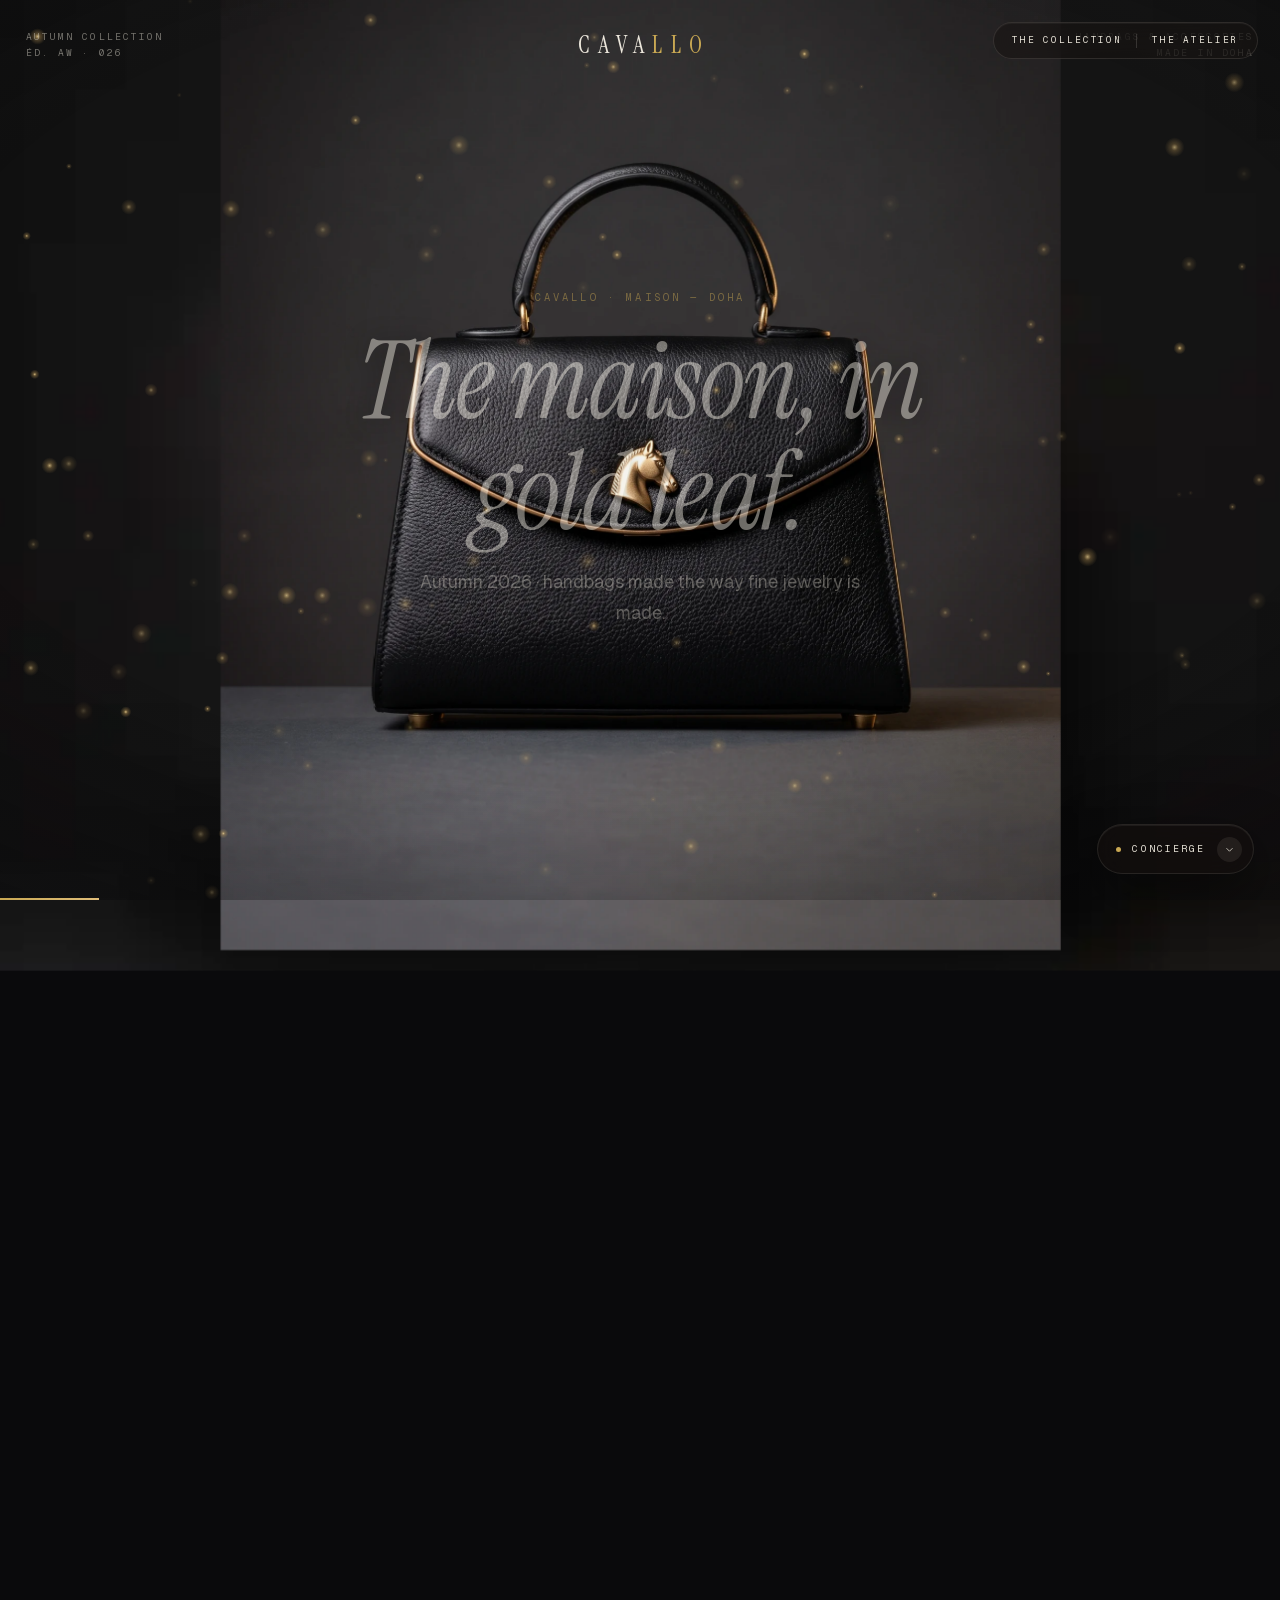
<file: index.html>
<!DOCTYPE html><html lang="en" class="geist_dbbf8c4b-module__5qCx7q__variable geist_mono_8d43a2aa-module__8Li5zG__variable instrument_serif_24521cf5-module__z3AVwW__variable"><head><meta charSet="utf-8"/><meta name="viewport" content="width=device-width, initial-scale=1"/><link rel="preload" href="/_next/static/media/797e433ab948586e-s.p.0r6juujl39pe6.woff2" as="font" crossorigin="" type="font/woff2"/><link rel="preload" href="/_next/static/media/7ebf22b5a21034f8-s.p.3j3877k49yy0l.woff2" as="font" crossorigin="" type="font/woff2"/><link rel="preload" href="/_next/static/media/caa3a2e1cccd8315-s.p.0wgildi0cnwt9.woff2" as="font" crossorigin="" type="font/woff2"/><link rel="preload" href="/_next/static/media/e41d5df559864f9e-s.p.1g73gv09-xcb6.woff2" as="font" crossorigin="" type="font/woff2"/><link rel="stylesheet" href="/_next/static/chunks/0kogiu8br04hc.css" data-precedence="next"/><link rel="stylesheet" href="/_next/static/chunks/1vm28glbq0jjn.css" data-precedence="next"/><link rel="preload" as="script" fetchPriority="low" href="/_next/static/chunks/10qmq145gw9g7.js"/><script src="/_next/static/chunks/2kqrbujyxigm8.js" async=""></script><script src="/_next/static/chunks/1sot3g2a9awc3.js" async=""></script><script src="/_next/static/chunks/27m42snzah_z5.js" async=""></script><script src="/_next/static/chunks/turbopack-1d74fi0y8220q.js" async=""></script><script src="/_next/static/chunks/05-c3ty_6dwfk.js" async=""></script><script src="/_next/static/chunks/14mrh2-p_w84d.js" async=""></script><script src="/_next/static/chunks/1gh8da2f2_kb-.js" async=""></script><meta name="next-size-adjust" content=""/><title>CAVALLO — The maison, in gold leaf</title><meta name="description" content="A Qatari maison for handbags and accessories. Limited editions, hand-finishing, a thread of gold through every detail."/><link rel="icon" href="/favicon.ico?favicon.2vob68tjqpejf.ico" sizes="256x256" type="image/x-icon"/><script src="/_next/static/chunks/0cz1d0mv5g_q7.js" noModule=""></script></head><body><div hidden=""><!--$--><!--/$--></div><div id="load"><div class="mark">CAVALLO</div><div class="sub">Maison · Doha · Est. 2019</div></div><div id="stage"><div style="position:absolute;inset:0;opacity:1;visibility:visible;will-change:transform, opacity" aria-hidden="true"><div style="position:absolute;inset:-2%;background-size:cover;background-position:center"></div><div style="position:absolute;inset:0;background-size:contain;background-position:center 56%;background-repeat:no-repeat"></div></div><div style="position:absolute;inset:0;opacity:0;visibility:hidden;will-change:transform, opacity" aria-hidden="true"><div style="position:absolute;inset:-2%;background-size:cover;background-position:center"></div><div style="position:absolute;inset:0;background-size:contain;background-position:center 56%;background-repeat:no-repeat"></div></div><div style="position:absolute;inset:0;opacity:0;visibility:hidden;will-change:transform, opacity" aria-hidden="true"><div style="position:absolute;inset:-2%;background-size:cover;background-position:center"></div><div style="position:absolute;inset:0;background-size:contain;background-position:center 56%;background-repeat:no-repeat"></div></div></div><canvas data-scrub="true" style="position:fixed;inset:0;width:100%;height:100%;z-index:3;opacity:0;pointer-events:none" aria-hidden="true"></canvas><canvas style="position:fixed;inset:0;width:100%;height:100%;z-index:4;pointer-events:none" aria-hidden="true"></canvas><nav class="home-nav"><a href="/collection/" class="home-nav-link">The Collection</a><span class="home-nav-sep" aria-hidden="true"></span><a href="/atelier/" class="home-nav-link">The Atelier</a></nav><div class="brand">CAVA<i>LLO</i></div><div class="ui-tl">Autumn Collection<br/>ÉD. AW · 026</div><div class="ui-tr">Handbags &amp; Accessories<br/>Made in Doha</div><div class="acts"><div class="act center"><span class="eye">Cavallo · Maison — Doha</span><h1>The maison, in gold leaf.</h1><p>Autumn 2026 · handbags made the way fine jewelry is made.</p></div><div class="act left"><span class="eye">01 — The Leather</span><h2>Full-grain calfskin.</h2><p>Edge-painted by hand in our atelier, one coat a day for five days.</p><span class="sku">CV-DH-04 · NOIR</span></div><div class="act center low"><span class="eye">02 — The Interior</span><h2>Lined in goat suede.</h2><p>Warm gold inside every piece — a slip pocket, hand-set brass hardware, light that stays.</p></div><div class="act center low"><span class="eye">03 — The Reveal</span><h2>It opens to gold.</h2><p>Goat suede, warm light — lipstick, compact, perfume. Everything you carry, beautifully.</p></div><div class="act center"><span class="eye">The Édition</span><h2>Sold once. Never repeated.</h2><div class="cta"><a href="/collection/" class="btn gold">Discover the collection</a><a href="/atelier/" class="btn line">Turn it in your hand</a></div></div></div><div id="cue"><span class="t">Scroll</span><span class="l"></span></div><div id="bar"></div><button class="cg-pill" aria-expanded="false" aria-label="Concierge"><span class="cg-pill-dot" aria-hidden="true"></span><span class="cg-pill-label">Concierge</span><span class="cg-pill-ico" aria-hidden="true"><svg viewBox="0 0 16 16" width="11" height="11" fill="none" stroke="currentColor" stroke-width="1.1" stroke-linecap="round"><path d="M4 6.5l4 4 4-4"></path></svg></span></button><section class="cg-panel" dir="ltr" aria-hidden="true"><header class="cg-head"><div><span class="cg-eye">Maison · Doha</span><h2>Concierge</h2></div><button class="cg-lang" aria-label="Switch language">عربي</button></header><div class="cg-log"></div><div class="cg-prompts"><button class="cg-prompt">What leathers do you offer?</button><button class="cg-prompt">How is it made?</button><button class="cg-prompt">Arrange a viewing</button></div><form class="cg-form"><input class="cg-input" placeholder="Write to the maison…" aria-label="Write to the maison…" value=""/><button class="cg-send" type="submit" disabled="" aria-label="Send"><svg viewBox="0 0 16 16" width="12" height="12" fill="none" stroke="currentColor" stroke-width="1.2" stroke-linecap="round" stroke-linejoin="round"><path d="M2.5 8h10M8.5 3.5L13 8l-4.5 4.5"></path></svg></button></form></section><div class="scroll-track"></div><!--$--><!--/$--><script src="/_next/static/chunks/10qmq145gw9g7.js" id="_R_" async=""></script><script>(self.__next_f=self.__next_f||[]).push([0])</script><script>self.__next_f.push([1,"1:\"$Sreact.fragment\"\n2:I[39756,[\"/_next/static/chunks/05-c3ty_6dwfk.js\",\"/_next/static/chunks/14mrh2-p_w84d.js\"],\"default\"]\n3:I[37457,[\"/_next/static/chunks/05-c3ty_6dwfk.js\",\"/_next/static/chunks/14mrh2-p_w84d.js\"],\"default\"]\n4:I[57318,[\"/_next/static/chunks/05-c3ty_6dwfk.js\",\"/_next/static/chunks/14mrh2-p_w84d.js\",\"/_next/static/chunks/1gh8da2f2_kb-.js\"],\"default\"]\n5:I[26900,[\"/_next/static/chunks/05-c3ty_6dwfk.js\",\"/_next/static/chunks/14mrh2-p_w84d.js\",\"/_next/static/chunks/1gh8da2f2_kb-.js\"],\"default\"]\n6:I[22688,[\"/_next/static/chunks/05-c3ty_6dwfk.js\",\"/_next/static/chunks/14mrh2-p_w84d.js\",\"/_next/static/chunks/1gh8da2f2_kb-.js\"],\"default\"]\ne:I[68027,[\"/_next/static/chunks/05-c3ty_6dwfk.js\",\"/_next/static/chunks/14mrh2-p_w84d.js\"],\"default\",1]\n:HL[\"/_next/static/chunks/0kogiu8br04hc.css\",\"style\"]\n:HL[\"/_next/static/media/797e433ab948586e-s.p.0r6juujl39pe6.woff2\",\"font\",{\"crossOrigin\":\"\",\"type\":\"font/woff2\"}]\n:HL[\"/_next/static/media/7ebf22b5a21034f8-s.p.3j3877k49yy0l.woff2\",\"font\",{\"crossOrigin\":\"\",\"type\":\"font/woff2\"}]\n:HL[\"/_next/static/media/caa3a2e1cccd8315-s.p.0wgildi0cnwt9.woff2\",\"font\",{\"crossOrigin\":\"\",\"type\":\"font/woff2\"}]\n:HL[\"/_next/static/media/e41d5df559864f9e-s.p.1g73gv09-xcb6.woff2\",\"font\",{\"crossOrigin\":\"\",\"type\":\"font/woff2\"}]\n:HL[\"/_next/static/chunks/1vm28glbq0jjn.css\",\"style\"]\n"])</script><script>self.__next_f.push([1,"0:{\"P\":null,\"c\":[\"\",\"\"],\"q\":\"\",\"i\":false,\"f\":[[[\"\",{\"children\":[\"__PAGE__\",{}]},\"$undefined\",\"$undefined\",16],[[\"$\",\"$1\",\"c\",{\"children\":[[[\"$\",\"link\",\"0\",{\"rel\":\"stylesheet\",\"href\":\"/_next/static/chunks/0kogiu8br04hc.css\",\"precedence\":\"next\",\"crossOrigin\":\"$undefined\",\"nonce\":\"$undefined\"}],[\"$\",\"script\",\"script-0\",{\"src\":\"/_next/static/chunks/05-c3ty_6dwfk.js\",\"async\":true,\"nonce\":\"$undefined\"}],[\"$\",\"script\",\"script-1\",{\"src\":\"/_next/static/chunks/14mrh2-p_w84d.js\",\"async\":true,\"nonce\":\"$undefined\"}]],[\"$\",\"html\",null,{\"lang\":\"en\",\"className\":\"geist_dbbf8c4b-module__5qCx7q__variable geist_mono_8d43a2aa-module__8Li5zG__variable instrument_serif_24521cf5-module__z3AVwW__variable\",\"children\":[\"$\",\"body\",null,{\"children\":[\"$\",\"$L2\",null,{\"parallelRouterKey\":\"children\",\"error\":\"$undefined\",\"errorStyles\":\"$undefined\",\"errorScripts\":\"$undefined\",\"template\":[\"$\",\"$L3\",null,{}],\"templateStyles\":\"$undefined\",\"templateScripts\":\"$undefined\",\"notFound\":[[[\"$\",\"title\",null,{\"children\":\"404: This page could not be found.\"}],[\"$\",\"div\",null,{\"style\":{\"fontFamily\":\"system-ui,\\\"Segoe UI\\\",Roboto,Helvetica,Arial,sans-serif,\\\"Apple Color Emoji\\\",\\\"Segoe UI Emoji\\\"\",\"height\":\"100vh\",\"textAlign\":\"center\",\"display\":\"flex\",\"flexDirection\":\"column\",\"alignItems\":\"center\",\"justifyContent\":\"center\"},\"children\":[\"$\",\"div\",null,{\"children\":[[\"$\",\"style\",null,{\"dangerouslySetInnerHTML\":{\"__html\":\"body{color:#000;background:#fff;margin:0}.next-error-h1{border-right:1px solid rgba(0,0,0,.3)}@media (prefers-color-scheme:dark){body{color:#fff;background:#000}.next-error-h1{border-right:1px solid rgba(255,255,255,.3)}}\"}}],[\"$\",\"h1\",null,{\"className\":\"next-error-h1\",\"style\":{\"display\":\"inline-block\",\"margin\":\"0 20px 0 0\",\"padding\":\"0 23px 0 0\",\"fontSize\":24,\"fontWeight\":500,\"verticalAlign\":\"top\",\"lineHeight\":\"49px\"},\"children\":404}],[\"$\",\"div\",null,{\"style\":{\"display\":\"inline-block\"},\"children\":[\"$\",\"h2\",null,{\"style\":{\"fontSize\":14,\"fontWeight\":400,\"lineHeight\":\"49px\",\"margin\":0},\"children\":\"This page could not be found.\"}]}]]}]}]],[]],\"forbidden\":\"$undefined\",\"unauthorized\":\"$undefined\"}]}]}]]}],{\"children\":[[\"$\",\"$1\",\"c\",{\"children\":[[[\"$\",\"div\",null,{\"id\":\"load\",\"children\":[[\"$\",\"div\",null,{\"className\":\"mark\",\"children\":\"CAVALLO\"}],[\"$\",\"div\",null,{\"className\":\"sub\",\"children\":\"Maison · Doha · Est. 2019\"}]]}],[\"$\",\"$L4\",null,{}],[\"$\",\"$L5\",null,{}],[\"$\",\"$L6\",null,{}],[\"$\",\"nav\",null,{\"className\":\"home-nav\",\"children\":[[\"$\",\"a\",null,{\"href\":\"/collection/\",\"className\":\"home-nav-link\",\"children\":\"The Collection\"}],[\"$\",\"span\",null,{\"className\":\"home-nav-sep\",\"aria-hidden\":\"true\"}],[\"$\",\"a\",null,{\"href\":\"/atelier/\",\"className\":\"home-nav-link\",\"children\":\"The Atelier\"}]]}],[\"$\",\"div\",null,{\"className\":\"brand\",\"children\":[\"CAVA\",[\"$\",\"i\",null,{\"children\":\"LLO\"}]]}],[\"$\",\"div\",null,{\"className\":\"ui-tl\",\"children\":[\"Autumn Collection\",[\"$\",\"br\",null,{}],\"ÉD. AW · 026\"]}],[\"$\",\"div\",null,{\"className\":\"ui-tr\",\"children\":[\"Handbags \u0026 Accessories\",[\"$\",\"br\",null,{}],\"Made in Doha\"]}],[\"$\",\"div\",null,{\"className\":\"acts\",\"children\":[[\"$\",\"div\",null,{\"className\":\"act center\",\"children\":[[\"$\",\"span\",null,{\"className\":\"eye\",\"children\":\"Cavallo · Maison — Doha\"}],[\"$\",\"h1\",null,{\"children\":\"The maison, in gold leaf.\"}],[\"$\",\"p\",null,{\"children\":\"Autumn 2026 · handbags made the way fine jewelry is made.\"}]]}],[\"$\",\"div\",null,{\"className\":\"act left\",\"children\":[[\"$\",\"span\",null,{\"className\":\"eye\",\"children\":\"01 — The Leather\"}],[\"$\",\"h2\",null,{\"children\":\"Full-grain calfskin.\"}],[\"$\",\"p\",null,{\"children\":\"Edge-painted by hand in our atelier, one coat a day for five days.\"}],[\"$\",\"span\",null,{\"className\":\"sku\",\"children\":\"CV-DH-04 · NOIR\"}]]}],[\"$\",\"div\",null,{\"className\":\"act center low\",\"children\":[[\"$\",\"span\",null,{\"className\":\"eye\",\"children\":\"02 — The Interior\"}],[\"$\",\"h2\",null,{\"children\":\"Lined in goat suede.\"}],[\"$\",\"p\",null,{\"children\":\"Warm gold inside every piece — a slip pocket, hand-set brass hardware, light that stays.\"}]]}],[\"$\",\"div\",null,{\"className\":\"act center low\",\"children\":[[\"$\",\"span\",null,{\"className\":\"eye\",\"children\":\"03 — The Reveal\"}],[\"$\",\"h2\",null,{\"children\":\"It opens to gold.\"}],[\"$\",\"p\",null,{\"children\":\"Goat suede, warm light — lipstick, compact, perfume. Everything you carry, beautifully.\"}]]}],[\"$\",\"div\",null,{\"className\":\"act center\",\"children\":[[\"$\",\"span\",null,{\"className\":\"eye\",\"children\":\"The Édition\"}],[\"$\",\"h2\",null,{\"children\":\"Sold once. Never repeated.\"}],[\"$\",\"div\",null,{\"className\":\"cta\",\"children\":[[\"$\",\"a\",null,{\"href\":\"/collection/\",\"className\":\"btn gold\",\"children\":\"Discover the collection\"}],[\"$\",\"a\",null,{\"href\":\"/atelier/\",\"className\":\"btn line\",\"children\":\"Turn it in your hand\"}]]}]]}]]}],[\"$\",\"div\",null,{\"id\":\"cue\",\"children\":[[\"$\",\"span\",null,{\"className\":\"t\",\"children\":\"Scroll\"}],[\"$\",\"span\",null,{\"className\":\"l\"}]]}],\"$L7\",\"$L8\",\"$L9\"],[\"$La\",\"$Lb\"],\"$Lc\"]}],{},null,false,null]},null,false,null],\"$Ld\",false]],\"m\":\"$undefined\",\"G\":[\"$e\",[\"$Lf\"]],\"S\":true,\"h\":null,\"s\":\"$undefined\",\"l\":\"$undefined\",\"p\":\"$undefined\",\"d\":\"$undefined\",\"b\":\"PK7DGMGUdERbu0_70EGC6\"}\n"])</script><script>self.__next_f.push([1,"10:I[36798,[\"/_next/static/chunks/05-c3ty_6dwfk.js\",\"/_next/static/chunks/14mrh2-p_w84d.js\",\"/_next/static/chunks/1gh8da2f2_kb-.js\"],\"default\"]\n11:I[97367,[\"/_next/static/chunks/05-c3ty_6dwfk.js\",\"/_next/static/chunks/14mrh2-p_w84d.js\"],\"OutletBoundary\"]\n12:\"$Sreact.suspense\"\n14:I[97367,[\"/_next/static/chunks/05-c3ty_6dwfk.js\",\"/_next/static/chunks/14mrh2-p_w84d.js\"],\"ViewportBoundary\"]\n16:I[97367,[\"/_next/static/chunks/05-c3ty_6dwfk.js\",\"/_next/static/chunks/14mrh2-p_w84d.js\"],\"MetadataBoundary\"]\n7:[\"$\",\"div\",null,{\"id\":\"bar\"}]\n8:[\"$\",\"$L10\",null,{}]\n9:[\"$\",\"div\",null,{\"className\":\"scroll-track\"}]\na:[\"$\",\"link\",\"0\",{\"rel\":\"stylesheet\",\"href\":\"/_next/static/chunks/1vm28glbq0jjn.css\",\"precedence\":\"next\",\"crossOrigin\":\"$undefined\",\"nonce\":\"$undefined\"}]\nb:[\"$\",\"script\",\"script-0\",{\"src\":\"/_next/static/chunks/1gh8da2f2_kb-.js\",\"async\":true,\"nonce\":\"$undefined\"}]\nc:[\"$\",\"$L11\",null,{\"children\":[\"$\",\"$12\",null,{\"name\":\"Next.MetadataOutlet\",\"children\":\"$@13\"}]}]\nd:[\"$\",\"$1\",\"h\",{\"children\":[null,[\"$\",\"$L14\",null,{\"children\":\"$L15\"}],[\"$\",\"div\",null,{\"hidden\":true,\"children\":[\"$\",\"$L16\",null,{\"children\":[\"$\",\"$12\",null,{\"name\":\"Next.Metadata\",\"children\":\"$L17\"}]}]}],[\"$\",\"meta\",null,{\"name\":\"next-size-adjust\",\"content\":\"\"}]]}]\nf:[\"$\",\"link\",\"0\",{\"rel\":\"stylesheet\",\"href\":\"/_next/static/chunks/0kogiu8br04hc.css\",\"precedence\":\"next\",\"crossOrigin\":\"$undefined\",\"nonce\":\"$undefined\"}]\n"])</script><script>self.__next_f.push([1,"15:[[\"$\",\"meta\",\"0\",{\"charSet\":\"utf-8\"}],[\"$\",\"meta\",\"1\",{\"name\":\"viewport\",\"content\":\"width=device-width, initial-scale=1\"}]]\n"])</script><script>self.__next_f.push([1,"18:I[27201,[\"/_next/static/chunks/05-c3ty_6dwfk.js\",\"/_next/static/chunks/14mrh2-p_w84d.js\"],\"IconMark\"]\n13:null\n17:[[\"$\",\"title\",\"0\",{\"children\":\"CAVALLO — The maison, in gold leaf\"}],[\"$\",\"meta\",\"1\",{\"name\":\"description\",\"content\":\"A Qatari maison for handbags and accessories. Limited editions, hand-finishing, a thread of gold through every detail.\"}],[\"$\",\"link\",\"2\",{\"rel\":\"icon\",\"href\":\"/favicon.ico?favicon.2vob68tjqpejf.ico\",\"sizes\":\"256x256\",\"type\":\"image/x-icon\"}],[\"$\",\"$L18\",\"3\",{}]]\n"])</script></body></html>
</file>
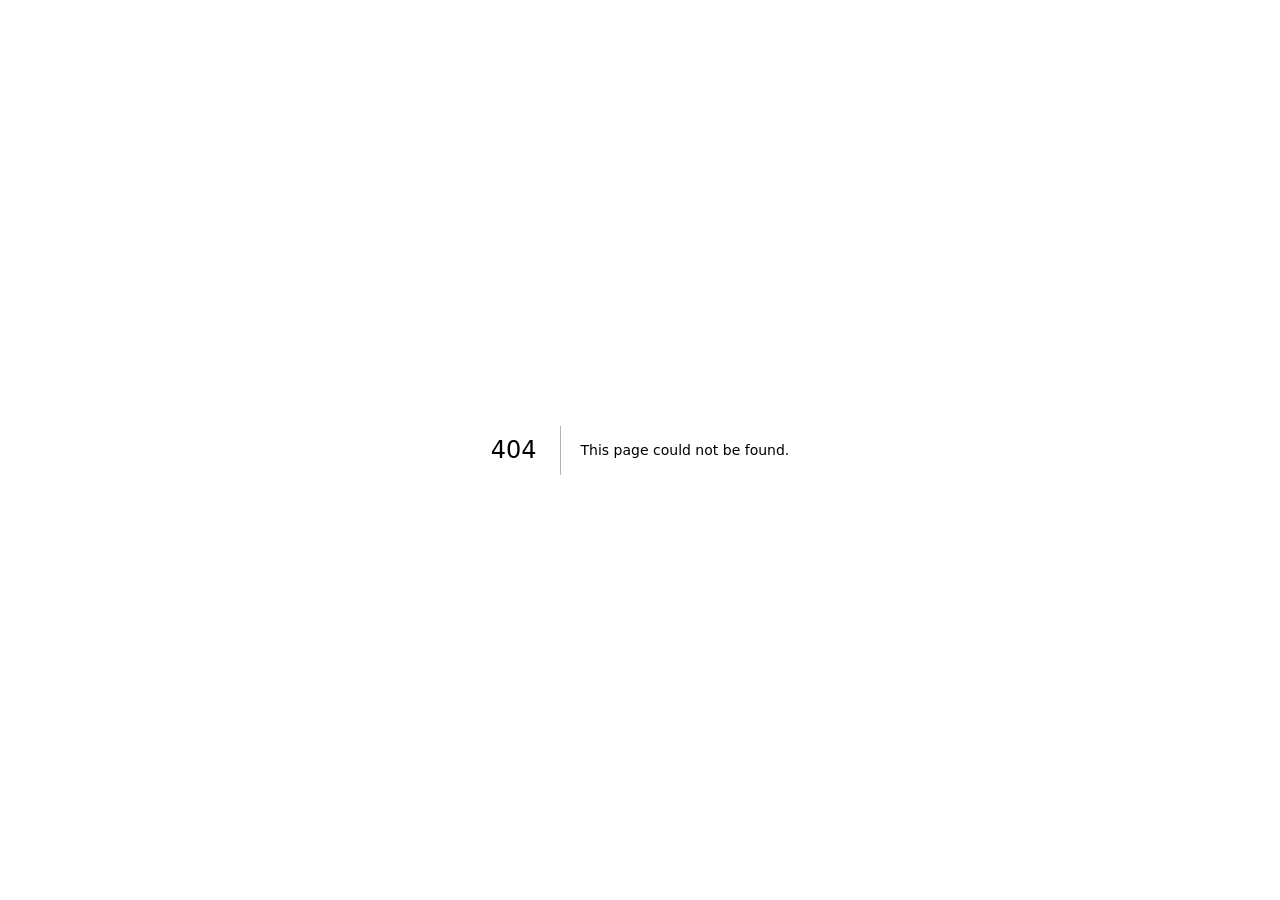
<file: 404/index.html>
<!DOCTYPE html><html lang="en" class="geist_dbbf8c4b-module__5qCx7q__variable geist_mono_8d43a2aa-module__8Li5zG__variable instrument_serif_24521cf5-module__z3AVwW__variable"><head><meta charSet="utf-8"/><meta name="viewport" content="width=device-width, initial-scale=1"/><link rel="stylesheet" href="/_next/static/chunks/0kogiu8br04hc.css" data-precedence="next"/><link rel="preload" as="script" fetchPriority="low" href="/_next/static/chunks/10qmq145gw9g7.js"/><script src="/_next/static/chunks/2kqrbujyxigm8.js" async=""></script><script src="/_next/static/chunks/1sot3g2a9awc3.js" async=""></script><script src="/_next/static/chunks/27m42snzah_z5.js" async=""></script><script src="/_next/static/chunks/turbopack-1d74fi0y8220q.js" async=""></script><script src="/_next/static/chunks/05-c3ty_6dwfk.js" async=""></script><script src="/_next/static/chunks/14mrh2-p_w84d.js" async=""></script><meta name="robots" content="noindex"/><meta name="next-size-adjust" content=""/><title>404: This page could not be found.</title><title>CAVALLO — The maison, in gold leaf</title><meta name="description" content="A Qatari maison for handbags and accessories. Limited editions, hand-finishing, a thread of gold through every detail."/><link rel="icon" href="/favicon.ico?favicon.2vob68tjqpejf.ico" sizes="256x256" type="image/x-icon"/><script src="/_next/static/chunks/0cz1d0mv5g_q7.js" noModule=""></script></head><body><div hidden=""><!--$--><!--/$--></div><div style="font-family:system-ui,&quot;Segoe UI&quot;,Roboto,Helvetica,Arial,sans-serif,&quot;Apple Color Emoji&quot;,&quot;Segoe UI Emoji&quot;;height:100vh;text-align:center;display:flex;flex-direction:column;align-items:center;justify-content:center"><div><style>body{color:#000;background:#fff;margin:0}.next-error-h1{border-right:1px solid rgba(0,0,0,.3)}@media (prefers-color-scheme:dark){body{color:#fff;background:#000}.next-error-h1{border-right:1px solid rgba(255,255,255,.3)}}</style><h1 class="next-error-h1" style="display:inline-block;margin:0 20px 0 0;padding:0 23px 0 0;font-size:24px;font-weight:500;vertical-align:top;line-height:49px">404</h1><div style="display:inline-block"><h2 style="font-size:14px;font-weight:400;line-height:49px;margin:0">This page could not be found.</h2></div></div></div><!--$--><!--/$--><script src="/_next/static/chunks/10qmq145gw9g7.js" id="_R_" async=""></script><script>(self.__next_f=self.__next_f||[]).push([0])</script><script>self.__next_f.push([1,"1:\"$Sreact.fragment\"\n2:I[39756,[\"/_next/static/chunks/05-c3ty_6dwfk.js\",\"/_next/static/chunks/14mrh2-p_w84d.js\"],\"default\"]\n3:I[37457,[\"/_next/static/chunks/05-c3ty_6dwfk.js\",\"/_next/static/chunks/14mrh2-p_w84d.js\"],\"default\"]\n4:I[97367,[\"/_next/static/chunks/05-c3ty_6dwfk.js\",\"/_next/static/chunks/14mrh2-p_w84d.js\"],\"OutletBoundary\"]\n5:\"$Sreact.suspense\"\n8:I[97367,[\"/_next/static/chunks/05-c3ty_6dwfk.js\",\"/_next/static/chunks/14mrh2-p_w84d.js\"],\"ViewportBoundary\"]\na:I[97367,[\"/_next/static/chunks/05-c3ty_6dwfk.js\",\"/_next/static/chunks/14mrh2-p_w84d.js\"],\"MetadataBoundary\"]\nc:I[68027,[\"/_next/static/chunks/05-c3ty_6dwfk.js\",\"/_next/static/chunks/14mrh2-p_w84d.js\"],\"default\",1]\n:HL[\"/_next/static/chunks/0kogiu8br04hc.css\",\"style\"]\n"])</script><script>self.__next_f.push([1,"0:{\"P\":null,\"c\":[\"\",\"_not-found\",\"\"],\"q\":\"\",\"i\":false,\"f\":[[[\"\",{\"children\":[\"/_not-found\",{\"children\":[\"__PAGE__\",{}]}]},\"$undefined\",\"$undefined\",16],[[\"$\",\"$1\",\"c\",{\"children\":[[[\"$\",\"link\",\"0\",{\"rel\":\"stylesheet\",\"href\":\"/_next/static/chunks/0kogiu8br04hc.css\",\"precedence\":\"next\",\"crossOrigin\":\"$undefined\",\"nonce\":\"$undefined\"}],[\"$\",\"script\",\"script-0\",{\"src\":\"/_next/static/chunks/05-c3ty_6dwfk.js\",\"async\":true,\"nonce\":\"$undefined\"}],[\"$\",\"script\",\"script-1\",{\"src\":\"/_next/static/chunks/14mrh2-p_w84d.js\",\"async\":true,\"nonce\":\"$undefined\"}]],[\"$\",\"html\",null,{\"lang\":\"en\",\"className\":\"geist_dbbf8c4b-module__5qCx7q__variable geist_mono_8d43a2aa-module__8Li5zG__variable instrument_serif_24521cf5-module__z3AVwW__variable\",\"children\":[\"$\",\"body\",null,{\"children\":[\"$\",\"$L2\",null,{\"parallelRouterKey\":\"children\",\"error\":\"$undefined\",\"errorStyles\":\"$undefined\",\"errorScripts\":\"$undefined\",\"template\":[\"$\",\"$L3\",null,{}],\"templateStyles\":\"$undefined\",\"templateScripts\":\"$undefined\",\"notFound\":[[[\"$\",\"title\",null,{\"children\":\"404: This page could not be found.\"}],[\"$\",\"div\",null,{\"style\":{\"fontFamily\":\"system-ui,\\\"Segoe UI\\\",Roboto,Helvetica,Arial,sans-serif,\\\"Apple Color Emoji\\\",\\\"Segoe UI Emoji\\\"\",\"height\":\"100vh\",\"textAlign\":\"center\",\"display\":\"flex\",\"flexDirection\":\"column\",\"alignItems\":\"center\",\"justifyContent\":\"center\"},\"children\":[\"$\",\"div\",null,{\"children\":[[\"$\",\"style\",null,{\"dangerouslySetInnerHTML\":{\"__html\":\"body{color:#000;background:#fff;margin:0}.next-error-h1{border-right:1px solid rgba(0,0,0,.3)}@media (prefers-color-scheme:dark){body{color:#fff;background:#000}.next-error-h1{border-right:1px solid rgba(255,255,255,.3)}}\"}}],[\"$\",\"h1\",null,{\"className\":\"next-error-h1\",\"style\":{\"display\":\"inline-block\",\"margin\":\"0 20px 0 0\",\"padding\":\"0 23px 0 0\",\"fontSize\":24,\"fontWeight\":500,\"verticalAlign\":\"top\",\"lineHeight\":\"49px\"},\"children\":404}],[\"$\",\"div\",null,{\"style\":{\"display\":\"inline-block\"},\"children\":[\"$\",\"h2\",null,{\"style\":{\"fontSize\":14,\"fontWeight\":400,\"lineHeight\":\"49px\",\"margin\":0},\"children\":\"This page could not be found.\"}]}]]}]}]],[]],\"forbidden\":\"$undefined\",\"unauthorized\":\"$undefined\"}]}]}]]}],{\"children\":[[\"$\",\"$1\",\"c\",{\"children\":[null,[\"$\",\"$L2\",null,{\"parallelRouterKey\":\"children\",\"error\":\"$undefined\",\"errorStyles\":\"$undefined\",\"errorScripts\":\"$undefined\",\"template\":[\"$\",\"$L3\",null,{}],\"templateStyles\":\"$undefined\",\"templateScripts\":\"$undefined\",\"notFound\":\"$undefined\",\"forbidden\":\"$undefined\",\"unauthorized\":\"$undefined\"}]]}],{\"children\":[[\"$\",\"$1\",\"c\",{\"children\":[[[\"$\",\"title\",null,{\"children\":\"404: This page could not be found.\"}],[\"$\",\"div\",null,{\"style\":\"$0:f:0:1:0:props:children:1:props:children:props:children:props:notFound:0:1:props:style\",\"children\":[\"$\",\"div\",null,{\"children\":[[\"$\",\"style\",null,{\"dangerouslySetInnerHTML\":{\"__html\":\"body{color:#000;background:#fff;margin:0}.next-error-h1{border-right:1px solid rgba(0,0,0,.3)}@media (prefers-color-scheme:dark){body{color:#fff;background:#000}.next-error-h1{border-right:1px solid rgba(255,255,255,.3)}}\"}}],[\"$\",\"h1\",null,{\"className\":\"next-error-h1\",\"style\":\"$0:f:0:1:0:props:children:1:props:children:props:children:props:notFound:0:1:props:children:props:children:1:props:style\",\"children\":404}],[\"$\",\"div\",null,{\"style\":\"$0:f:0:1:0:props:children:1:props:children:props:children:props:notFound:0:1:props:children:props:children:2:props:style\",\"children\":[\"$\",\"h2\",null,{\"style\":\"$0:f:0:1:0:props:children:1:props:children:props:children:props:notFound:0:1:props:children:props:children:2:props:children:props:style\",\"children\":\"This page could not be found.\"}]}]]}]}]],null,[\"$\",\"$L4\",null,{\"children\":[\"$\",\"$5\",null,{\"name\":\"Next.MetadataOutlet\",\"children\":\"$@6\"}]}]]}],{},null,false,null]},null,false,\"$@7\"]},null,false,null],[\"$\",\"$1\",\"h\",{\"children\":[[\"$\",\"meta\",null,{\"name\":\"robots\",\"content\":\"noindex\"}],[\"$\",\"$L8\",null,{\"children\":\"$L9\"}],[\"$\",\"div\",null,{\"hidden\":true,\"children\":[\"$\",\"$La\",null,{\"children\":[\"$\",\"$5\",null,{\"name\":\"Next.Metadata\",\"children\":\"$Lb\"}]}]}],[\"$\",\"meta\",null,{\"name\":\"next-size-adjust\",\"content\":\"\"}]]}],false]],\"m\":\"$undefined\",\"G\":[\"$c\",[[\"$\",\"link\",\"0\",{\"rel\":\"stylesheet\",\"href\":\"/_next/static/chunks/0kogiu8br04hc.css\",\"precedence\":\"next\",\"crossOrigin\":\"$undefined\",\"nonce\":\"$undefined\"}]]],\"S\":true,\"h\":null,\"s\":\"$undefined\",\"l\":\"$undefined\",\"p\":\"$undefined\",\"d\":\"$undefined\",\"b\":\"PK7DGMGUdERbu0_70EGC6\"}\n"])</script><script>self.__next_f.push([1,"d:[]\n7:\"$Wd\"\n"])</script><script>self.__next_f.push([1,"9:[[\"$\",\"meta\",\"0\",{\"charSet\":\"utf-8\"}],[\"$\",\"meta\",\"1\",{\"name\":\"viewport\",\"content\":\"width=device-width, initial-scale=1\"}]]\n"])</script><script>self.__next_f.push([1,"e:I[27201,[\"/_next/static/chunks/05-c3ty_6dwfk.js\",\"/_next/static/chunks/14mrh2-p_w84d.js\"],\"IconMark\"]\n6:null\nb:[[\"$\",\"title\",\"0\",{\"children\":\"CAVALLO — The maison, in gold leaf\"}],[\"$\",\"meta\",\"1\",{\"name\":\"description\",\"content\":\"A Qatari maison for handbags and accessories. Limited editions, hand-finishing, a thread of gold through every detail.\"}],[\"$\",\"link\",\"2\",{\"rel\":\"icon\",\"href\":\"/favicon.ico?favicon.2vob68tjqpejf.ico\",\"sizes\":\"256x256\",\"type\":\"image/x-icon\"}],[\"$\",\"$Le\",\"3\",{}]]\n"])</script></body></html>
</file>
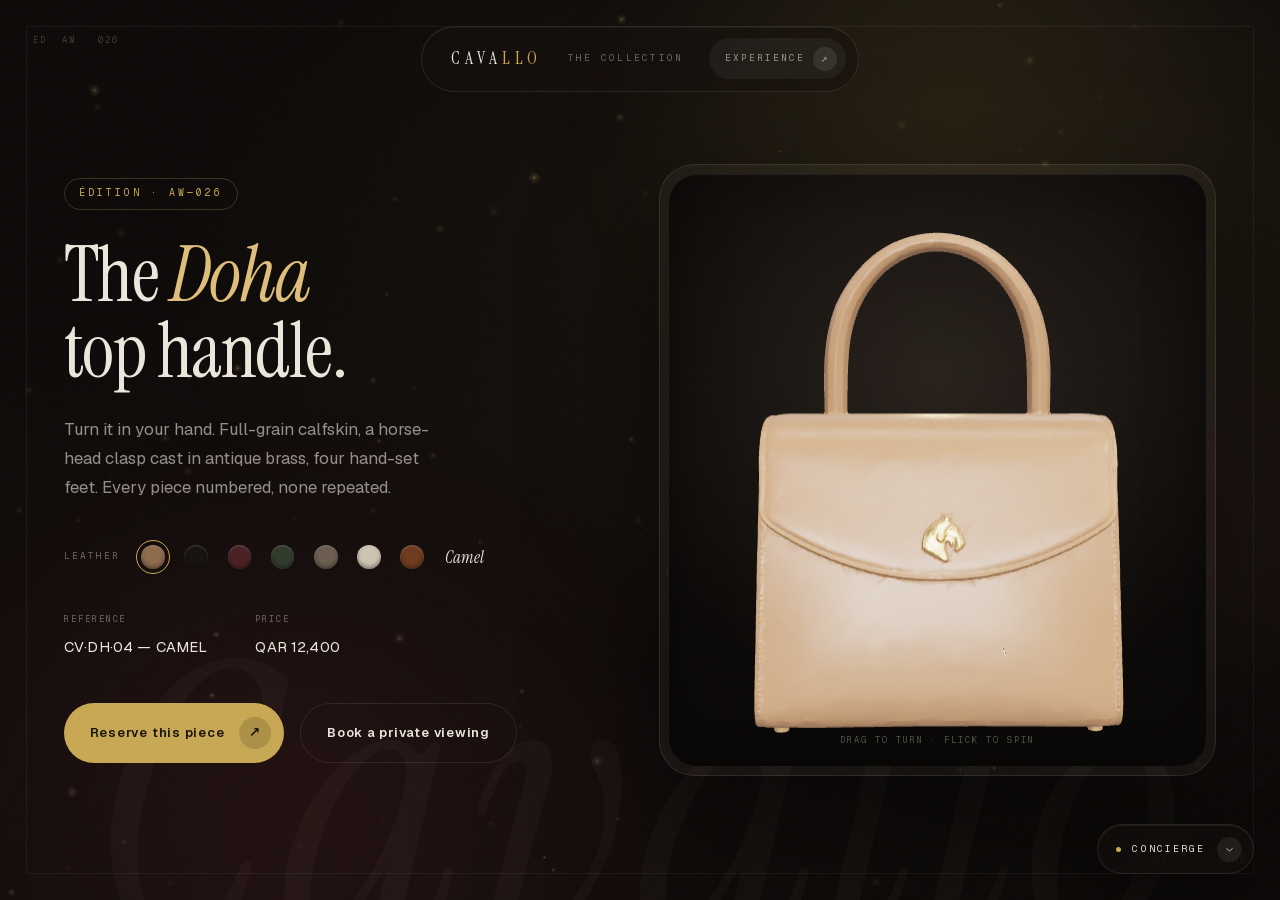
<file: atelier/index.html>
<!DOCTYPE html><html lang="en" class="geist_dbbf8c4b-module__5qCx7q__variable geist_mono_8d43a2aa-module__8Li5zG__variable instrument_serif_24521cf5-module__z3AVwW__variable"><head><meta charSet="utf-8"/><meta name="viewport" content="width=device-width, initial-scale=1"/><link rel="preload" href="/_next/static/media/797e433ab948586e-s.p.0r6juujl39pe6.woff2" as="font" crossorigin="" type="font/woff2"/><link rel="preload" href="/_next/static/media/7ebf22b5a21034f8-s.p.3j3877k49yy0l.woff2" as="font" crossorigin="" type="font/woff2"/><link rel="preload" href="/_next/static/media/caa3a2e1cccd8315-s.p.0wgildi0cnwt9.woff2" as="font" crossorigin="" type="font/woff2"/><link rel="preload" href="/_next/static/media/e41d5df559864f9e-s.p.1g73gv09-xcb6.woff2" as="font" crossorigin="" type="font/woff2"/><link rel="stylesheet" href="/_next/static/chunks/0kogiu8br04hc.css" data-precedence="next"/><link rel="stylesheet" href="/_next/static/chunks/20tup5n_q13j4.css" data-precedence="next"/><link rel="preload" as="script" fetchPriority="low" href="/_next/static/chunks/10qmq145gw9g7.js"/><script src="/_next/static/chunks/2kqrbujyxigm8.js" async=""></script><script src="/_next/static/chunks/1sot3g2a9awc3.js" async=""></script><script src="/_next/static/chunks/27m42snzah_z5.js" async=""></script><script src="/_next/static/chunks/turbopack-1d74fi0y8220q.js" async=""></script><script src="/_next/static/chunks/05-c3ty_6dwfk.js" async=""></script><script src="/_next/static/chunks/14mrh2-p_w84d.js" async=""></script><script src="/_next/static/chunks/11-c9lk8mrl9_.js" async=""></script><script src="/_next/static/chunks/3uyr84tvlte7a.js" async=""></script><meta name="next-size-adjust" content=""/><title>CAVALLO — The maison, in gold leaf</title><meta name="description" content="A Qatari maison for handbags and accessories. Limited editions, hand-finishing, a thread of gold through every detail."/><link rel="icon" href="/favicon.ico?favicon.2vob68tjqpejf.ico" sizes="256x256" type="image/x-icon"/><script src="/_next/static/chunks/0cz1d0mv5g_q7.js" noModule=""></script></head><body><div hidden=""><!--$--><!--/$--></div><main class="atl"><!--$!--><template data-dgst="BAILOUT_TO_CLIENT_SIDE_RENDERING"></template><!--/$--><div class="atl-grain" aria-hidden="true"></div><nav class="atl-nav"><a class="atl-nav-brand" href="/">CAVA<i>LLO</i></a><a class="atl-nav-mid" href="/collection/">The Collection</a><a class="atl-nav-back" href="/">Experience<span class="atl-nav-ico" aria-hidden="true">↗</span></a></nav><section class="atl-stage"><div class="atl-copy"><span class="atl-eye">Édition · AW—026</span><h1>The <i>Doha</i><br/>top handle.</h1><p class="atl-lede">Turn it in your hand. Full-grain calfskin, a horse-head clasp cast in antique brass, four hand-set feet. Every piece numbered, none repeated.</p><div class="atl-swatches"><span class="atl-swatch-label">Leather</span><div class="atl-chips"><button class="atl-chip is-on" style="--chip:#8f6b4d" aria-label="Camel" aria-pressed="true"><span class="atl-chip-dot"></span></button><button class="atl-chip" style="--chip:#15110e" aria-label="Noir" aria-pressed="false"><span class="atl-chip-dot"></span></button><button class="atl-chip" style="--chip:#4a2024" aria-label="Bordeaux" aria-pressed="false"><span class="atl-chip-dot"></span></button><button class="atl-chip" style="--chip:#2f3a2a" aria-label="Forest Moss" aria-pressed="false"><span class="atl-chip-dot"></span></button><button class="atl-chip" style="--chip:#6b5d4f" aria-label="Dusty Taupe" aria-pressed="false"><span class="atl-chip-dot"></span></button><button class="atl-chip" style="--chip:#cfc4b2" aria-label="Ivoire" aria-pressed="false"><span class="atl-chip-dot"></span></button><button class="atl-chip" style="--chip:#6e3a1e" aria-label="Cognac" aria-pressed="false"><span class="atl-chip-dot"></span></button></div><span class="atl-swatch-name">Camel</span></div><div class="atl-meta"><div><span class="atl-meta-k">Reference</span><span class="atl-meta-v">CV·DH·04 — <!-- -->CAMEL</span></div><div><span class="atl-meta-k">Price</span><span class="atl-meta-v">QAR 12,400</span></div></div><div class="atl-cta"><button class="atl-btn atl-btn-gold">Reserve this piece<span class="atl-btn-ico" aria-hidden="true">↗</span></button><button class="atl-btn atl-btn-line">Book a private viewing</button></div></div><div class="atl-shell"><div class="atl-core"><!--$!--><template data-dgst="BAILOUT_TO_CLIENT_SIDE_RENDERING"></template><!--/$--><span class="atl-hint">Drag to turn · flick to spin</span></div></div></section><!--$!--><template data-dgst="BAILOUT_TO_CLIENT_SIDE_RENDERING"></template><!--/$--></main><!--$--><!--/$--><script src="/_next/static/chunks/10qmq145gw9g7.js" id="_R_" async=""></script><script>(self.__next_f=self.__next_f||[]).push([0])</script><script>self.__next_f.push([1,"1:\"$Sreact.fragment\"\n2:I[39756,[\"/_next/static/chunks/05-c3ty_6dwfk.js\",\"/_next/static/chunks/14mrh2-p_w84d.js\"],\"default\"]\n3:I[37457,[\"/_next/static/chunks/05-c3ty_6dwfk.js\",\"/_next/static/chunks/14mrh2-p_w84d.js\"],\"default\"]\n4:I[47257,[\"/_next/static/chunks/05-c3ty_6dwfk.js\",\"/_next/static/chunks/14mrh2-p_w84d.js\"],\"ClientPageRoot\"]\n5:I[11039,[\"/_next/static/chunks/05-c3ty_6dwfk.js\",\"/_next/static/chunks/14mrh2-p_w84d.js\",\"/_next/static/chunks/11-c9lk8mrl9_.js\",\"/_next/static/chunks/3uyr84tvlte7a.js\"],\"default\"]\n8:I[97367,[\"/_next/static/chunks/05-c3ty_6dwfk.js\",\"/_next/static/chunks/14mrh2-p_w84d.js\"],\"OutletBoundary\"]\n9:\"$Sreact.suspense\"\nc:I[97367,[\"/_next/static/chunks/05-c3ty_6dwfk.js\",\"/_next/static/chunks/14mrh2-p_w84d.js\"],\"ViewportBoundary\"]\ne:I[97367,[\"/_next/static/chunks/05-c3ty_6dwfk.js\",\"/_next/static/chunks/14mrh2-p_w84d.js\"],\"MetadataBoundary\"]\n10:I[68027,[\"/_next/static/chunks/05-c3ty_6dwfk.js\",\"/_next/static/chunks/14mrh2-p_w84d.js\"],\"default\",1]\n:HL[\"/_next/static/chunks/0kogiu8br04hc.css\",\"style\"]\n:HL[\"/_next/static/media/797e433ab948586e-s.p.0r6juujl39pe6.woff2\",\"font\",{\"crossOrigin\":\"\",\"type\":\"font/woff2\"}]\n:HL[\"/_next/static/media/7ebf22b5a21034f8-s.p.3j3877k49yy0l.woff2\",\"font\",{\"crossOrigin\":\"\",\"type\":\"font/woff2\"}]\n:HL[\"/_next/static/media/caa3a2e1cccd8315-s.p.0wgildi0cnwt9.woff2\",\"font\",{\"crossOrigin\":\"\",\"type\":\"font/woff2\"}]\n:HL[\"/_next/static/media/e41d5df559864f9e-s.p.1g73gv09-xcb6.woff2\",\"font\",{\"crossOrigin\":\"\",\"type\":\"font/woff2\"}]\n:HL[\"/_next/static/chunks/20tup5n_q13j4.css\",\"style\"]\n"])</script><script>self.__next_f.push([1,"0:{\"P\":null,\"c\":[\"\",\"atelier\",\"\"],\"q\":\"\",\"i\":false,\"f\":[[[\"\",{\"children\":[\"atelier\",{\"children\":[\"__PAGE__\",{}]}]},\"$undefined\",\"$undefined\",16],[[\"$\",\"$1\",\"c\",{\"children\":[[[\"$\",\"link\",\"0\",{\"rel\":\"stylesheet\",\"href\":\"/_next/static/chunks/0kogiu8br04hc.css\",\"precedence\":\"next\",\"crossOrigin\":\"$undefined\",\"nonce\":\"$undefined\"}],[\"$\",\"script\",\"script-0\",{\"src\":\"/_next/static/chunks/05-c3ty_6dwfk.js\",\"async\":true,\"nonce\":\"$undefined\"}],[\"$\",\"script\",\"script-1\",{\"src\":\"/_next/static/chunks/14mrh2-p_w84d.js\",\"async\":true,\"nonce\":\"$undefined\"}]],[\"$\",\"html\",null,{\"lang\":\"en\",\"className\":\"geist_dbbf8c4b-module__5qCx7q__variable geist_mono_8d43a2aa-module__8Li5zG__variable instrument_serif_24521cf5-module__z3AVwW__variable\",\"children\":[\"$\",\"body\",null,{\"children\":[\"$\",\"$L2\",null,{\"parallelRouterKey\":\"children\",\"error\":\"$undefined\",\"errorStyles\":\"$undefined\",\"errorScripts\":\"$undefined\",\"template\":[\"$\",\"$L3\",null,{}],\"templateStyles\":\"$undefined\",\"templateScripts\":\"$undefined\",\"notFound\":[[[\"$\",\"title\",null,{\"children\":\"404: This page could not be found.\"}],[\"$\",\"div\",null,{\"style\":{\"fontFamily\":\"system-ui,\\\"Segoe UI\\\",Roboto,Helvetica,Arial,sans-serif,\\\"Apple Color Emoji\\\",\\\"Segoe UI Emoji\\\"\",\"height\":\"100vh\",\"textAlign\":\"center\",\"display\":\"flex\",\"flexDirection\":\"column\",\"alignItems\":\"center\",\"justifyContent\":\"center\"},\"children\":[\"$\",\"div\",null,{\"children\":[[\"$\",\"style\",null,{\"dangerouslySetInnerHTML\":{\"__html\":\"body{color:#000;background:#fff;margin:0}.next-error-h1{border-right:1px solid rgba(0,0,0,.3)}@media (prefers-color-scheme:dark){body{color:#fff;background:#000}.next-error-h1{border-right:1px solid rgba(255,255,255,.3)}}\"}}],[\"$\",\"h1\",null,{\"className\":\"next-error-h1\",\"style\":{\"display\":\"inline-block\",\"margin\":\"0 20px 0 0\",\"padding\":\"0 23px 0 0\",\"fontSize\":24,\"fontWeight\":500,\"verticalAlign\":\"top\",\"lineHeight\":\"49px\"},\"children\":404}],[\"$\",\"div\",null,{\"style\":{\"display\":\"inline-block\"},\"children\":[\"$\",\"h2\",null,{\"style\":{\"fontSize\":14,\"fontWeight\":400,\"lineHeight\":\"49px\",\"margin\":0},\"children\":\"This page could not be found.\"}]}]]}]}]],[]],\"forbidden\":\"$undefined\",\"unauthorized\":\"$undefined\"}]}]}]]}],{\"children\":[[\"$\",\"$1\",\"c\",{\"children\":[null,[\"$\",\"$L2\",null,{\"parallelRouterKey\":\"children\",\"error\":\"$undefined\",\"errorStyles\":\"$undefined\",\"errorScripts\":\"$undefined\",\"template\":[\"$\",\"$L3\",null,{}],\"templateStyles\":\"$undefined\",\"templateScripts\":\"$undefined\",\"notFound\":\"$undefined\",\"forbidden\":\"$undefined\",\"unauthorized\":\"$undefined\"}]]}],{\"children\":[[\"$\",\"$1\",\"c\",{\"children\":[[\"$\",\"$L4\",null,{\"Component\":\"$5\",\"serverProvidedParams\":{\"searchParams\":{},\"params\":{},\"promises\":[\"$@6\",\"$@7\"]}}],[[\"$\",\"link\",\"0\",{\"rel\":\"stylesheet\",\"href\":\"/_next/static/chunks/20tup5n_q13j4.css\",\"precedence\":\"next\",\"crossOrigin\":\"$undefined\",\"nonce\":\"$undefined\"}],[\"$\",\"script\",\"script-0\",{\"src\":\"/_next/static/chunks/11-c9lk8mrl9_.js\",\"async\":true,\"nonce\":\"$undefined\"}],[\"$\",\"script\",\"script-1\",{\"src\":\"/_next/static/chunks/3uyr84tvlte7a.js\",\"async\":true,\"nonce\":\"$undefined\"}]],[\"$\",\"$L8\",null,{\"children\":[\"$\",\"$9\",null,{\"name\":\"Next.MetadataOutlet\",\"children\":\"$@a\"}]}]]}],{},null,false,null]},null,false,\"$@b\"]},null,false,null],[\"$\",\"$1\",\"h\",{\"children\":[null,[\"$\",\"$Lc\",null,{\"children\":\"$Ld\"}],[\"$\",\"div\",null,{\"hidden\":true,\"children\":[\"$\",\"$Le\",null,{\"children\":[\"$\",\"$9\",null,{\"name\":\"Next.Metadata\",\"children\":\"$Lf\"}]}]}],[\"$\",\"meta\",null,{\"name\":\"next-size-adjust\",\"content\":\"\"}]]}],false]],\"m\":\"$undefined\",\"G\":[\"$10\",[[\"$\",\"link\",\"0\",{\"rel\":\"stylesheet\",\"href\":\"/_next/static/chunks/0kogiu8br04hc.css\",\"precedence\":\"next\",\"crossOrigin\":\"$undefined\",\"nonce\":\"$undefined\"}]]],\"S\":true,\"h\":null,\"s\":\"$undefined\",\"l\":\"$undefined\",\"p\":\"$undefined\",\"d\":\"$undefined\",\"b\":\"PK7DGMGUdERbu0_70EGC6\"}\n"])</script><script>self.__next_f.push([1,"11:[]\nb:\"$W11\"\n6:{}\n7:\"$0:f:0:1:1:children:1:children:0:props:children:0:props:serverProvidedParams:params\"\n"])</script><script>self.__next_f.push([1,"d:[[\"$\",\"meta\",\"0\",{\"charSet\":\"utf-8\"}],[\"$\",\"meta\",\"1\",{\"name\":\"viewport\",\"content\":\"width=device-width, initial-scale=1\"}]]\n"])</script><script>self.__next_f.push([1,"12:I[27201,[\"/_next/static/chunks/05-c3ty_6dwfk.js\",\"/_next/static/chunks/14mrh2-p_w84d.js\"],\"IconMark\"]\na:null\nf:[[\"$\",\"title\",\"0\",{\"children\":\"CAVALLO — The maison, in gold leaf\"}],[\"$\",\"meta\",\"1\",{\"name\":\"description\",\"content\":\"A Qatari maison for handbags and accessories. Limited editions, hand-finishing, a thread of gold through every detail.\"}],[\"$\",\"link\",\"2\",{\"rel\":\"icon\",\"href\":\"/favicon.ico?favicon.2vob68tjqpejf.ico\",\"sizes\":\"256x256\",\"type\":\"image/x-icon\"}],[\"$\",\"$L12\",\"3\",{}]]\n"])</script></body></html>
</file>
<file: _next/static/chunks/0kogiu8br04hc.css>
@font-face{font-family:Geist;font-style:normal;font-weight:100 900;font-display:swap;src:url(../media/fef07dbb0973bf53-s.3p2_lha1f2xer.woff2)format("woff2");unicode-range:U+460-52F,U+1C80-1C8A,U+20B4,U+2DE0-2DFF,U+A640-A69F,U+FE2E-FE2F}@font-face{font-family:Geist;font-style:normal;font-weight:100 900;font-display:swap;src:url(../media/8a480f0b521d4e75-s.1qq4vpdcun5oj.woff2)format("woff2");unicode-range:U+301,U+400-45F,U+490-491,U+4B0-4B1,U+2116}@font-face{font-family:Geist;font-style:normal;font-weight:100 900;font-display:swap;src:url(../media/53b9e256198e5412-s.390ncx5urfkfu.woff2)format("woff2");unicode-range:U+102-103,U+110-111,U+128-129,U+168-169,U+1A0-1A1,U+1AF-1B0,U+300-301,U+303-304,U+308-309,U+323,U+329,U+1EA0-1EF9,U+20AB}@font-face{font-family:Geist;font-style:normal;font-weight:100 900;font-display:swap;src:url(../media/7178b3e590c64307-s.21jp631_3pja2.woff2)format("woff2");unicode-range:U+100-2BA,U+2BD-2C5,U+2C7-2CC,U+2CE-2D7,U+2DD-2FF,U+304,U+308,U+329,U+1D00-1DBF,U+1E00-1E9F,U+1EF2-1EFF,U+2020,U+20A0-20AB,U+20AD-20C0,U+2113,U+2C60-2C7F,U+A720-A7FF}@font-face{font-family:Geist;font-style:normal;font-weight:100 900;font-display:swap;src:url(../media/caa3a2e1cccd8315-s.p.0wgildi0cnwt9.woff2)format("woff2");unicode-range:U+??,U+131,U+152-153,U+2BB-2BC,U+2C6,U+2DA,U+2DC,U+304,U+308,U+329,U+2000-206F,U+20AC,U+2122,U+2191,U+2193,U+2212,U+2215,U+FEFF,U+FFFD}@font-face{font-family:Geist Fallback;src:local(Arial);ascent-override:95.94%;descent-override:28.16%;line-gap-override:0.0%;size-adjust:104.76%}.geist_dbbf8c4b-module__5qCx7q__className{font-family:Geist,Geist Fallback;font-style:normal}.geist_dbbf8c4b-module__5qCx7q__variable{--font-geist:"Geist", "Geist Fallback"}
@font-face{font-family:Geist Mono;font-style:normal;font-weight:100 900;font-display:swap;src:url(../media/5ce348bf30bf5439-s.31988l_ccedte.woff2)format("woff2");unicode-range:U+460-52F,U+1C80-1C8A,U+20B4,U+2DE0-2DFF,U+A640-A69F,U+FE2E-FE2F}@font-face{font-family:Geist Mono;font-style:normal;font-weight:100 900;font-display:swap;src:url(../media/4fa387ec64143e14-s.2tuy5pz7dlieh.woff2)format("woff2");unicode-range:U+301,U+400-45F,U+490-491,U+4B0-4B1,U+2116}@font-face{font-family:Geist Mono;font-style:normal;font-weight:100 900;font-display:swap;src:url(../media/6306c77e7c8268e4-s.2dbetqa9o8jxf.woff2)format("woff2");unicode-range:U+2000-2001,U+2004-2008,U+200A,U+23B8-23BD,U+2500-259F}@font-face{font-family:Geist Mono;font-style:normal;font-weight:100 900;font-display:swap;src:url(../media/7d817b4c03b0c5f1-s.1uyisp29ctx0d.woff2)format("woff2");unicode-range:U+102-103,U+110-111,U+128-129,U+168-169,U+1A0-1A1,U+1AF-1B0,U+300-301,U+303-304,U+308-309,U+323,U+329,U+1EA0-1EF9,U+20AB}@font-face{font-family:Geist Mono;font-style:normal;font-weight:100 900;font-display:swap;src:url(../media/bbc41e54d2fcbd21-s.1rgnod-3esatf.woff2)format("woff2");unicode-range:U+100-2BA,U+2BD-2C5,U+2C7-2CC,U+2CE-2D7,U+2DD-2FF,U+304,U+308,U+329,U+1D00-1DBF,U+1E00-1E9F,U+1EF2-1EFF,U+2020,U+20A0-20AB,U+20AD-20C0,U+2113,U+2C60-2C7F,U+A720-A7FF}@font-face{font-family:Geist Mono;font-style:normal;font-weight:100 900;font-display:swap;src:url(../media/797e433ab948586e-s.p.0r6juujl39pe6.woff2)format("woff2");unicode-range:U+??,U+131,U+152-153,U+2BB-2BC,U+2C6,U+2DA,U+2DC,U+304,U+308,U+329,U+2000-206F,U+20AC,U+2122,U+2191,U+2193,U+2212,U+2215,U+FEFF,U+FFFD}@font-face{font-family:Geist Mono Fallback;src:local(Arial);ascent-override:74.67%;descent-override:21.92%;line-gap-override:0.0%;size-adjust:134.59%}.geist_mono_8d43a2aa-module__8Li5zG__className{font-family:Geist Mono,Geist Mono Fallback;font-style:normal}.geist_mono_8d43a2aa-module__8Li5zG__variable{--font-geist-mono:"Geist Mono", "Geist Mono Fallback"}
@font-face{font-family:Instrument Serif;font-style:italic;font-weight:400;font-display:swap;src:url(../media/fc0a7394b875fa43-s.2ytmazkdrg7t9.woff2)format("woff2");unicode-range:U+100-2BA,U+2BD-2C5,U+2C7-2CC,U+2CE-2D7,U+2DD-2FF,U+304,U+308,U+329,U+1D00-1DBF,U+1E00-1E9F,U+1EF2-1EFF,U+2020,U+20A0-20AB,U+20AD-20C0,U+2113,U+2C60-2C7F,U+A720-A7FF}@font-face{font-family:Instrument Serif;font-style:italic;font-weight:400;font-display:swap;src:url(../media/7ebf22b5a21034f8-s.p.3j3877k49yy0l.woff2)format("woff2");unicode-range:U+??,U+131,U+152-153,U+2BB-2BC,U+2C6,U+2DA,U+2DC,U+304,U+308,U+329,U+2000-206F,U+20AC,U+2122,U+2191,U+2193,U+2212,U+2215,U+FEFF,U+FFFD}@font-face{font-family:Instrument Serif;font-style:normal;font-weight:400;font-display:swap;src:url(../media/ccf27e5a7366fb23-s.1icgra-w5i50b.woff2)format("woff2");unicode-range:U+100-2BA,U+2BD-2C5,U+2C7-2CC,U+2CE-2D7,U+2DD-2FF,U+304,U+308,U+329,U+1D00-1DBF,U+1E00-1E9F,U+1EF2-1EFF,U+2020,U+20A0-20AB,U+20AD-20C0,U+2113,U+2C60-2C7F,U+A720-A7FF}@font-face{font-family:Instrument Serif;font-style:normal;font-weight:400;font-display:swap;src:url(../media/e41d5df559864f9e-s.p.1g73gv09-xcb6.woff2)format("woff2");unicode-range:U+??,U+131,U+152-153,U+2BB-2BC,U+2C6,U+2DA,U+2DC,U+304,U+308,U+329,U+2000-206F,U+20AC,U+2122,U+2191,U+2193,U+2212,U+2215,U+FEFF,U+FFFD}@font-face{font-family:Instrument Serif Fallback;src:local(Times New Roman);ascent-override:117.94%;descent-override:36.93%;line-gap-override:0.0%;size-adjust:83.94%}.instrument_serif_24521cf5-module__z3AVwW__className{font-family:Instrument Serif,Instrument Serif Fallback;font-weight:400}.instrument_serif_24521cf5-module__z3AVwW__variable{--font-instrument:"Instrument Serif", "Instrument Serif Fallback"}
@layer properties{@supports (((-webkit-hyphens:none)) and (not (margin-trim:inline))) or ((-moz-orient:inline) and (not (color:rgb(from red r g b)))){*,:before,:after,::backdrop{--tw-rotate-x:initial;--tw-rotate-y:initial;--tw-rotate-z:initial;--tw-skew-x:initial;--tw-skew-y:initial;--tw-shadow:0 0 #0000;--tw-shadow-color:initial;--tw-shadow-alpha:100%;--tw-inset-shadow:0 0 #0000;--tw-inset-shadow-color:initial;--tw-inset-shadow-alpha:100%;--tw-ring-color:initial;--tw-ring-shadow:0 0 #0000;--tw-inset-ring-color:initial;--tw-inset-ring-shadow:0 0 #0000;--tw-ring-inset:initial;--tw-ring-offset-width:0px;--tw-ring-offset-color:#fff;--tw-ring-offset-shadow:0 0 #0000;--tw-blur:initial;--tw-brightness:initial;--tw-contrast:initial;--tw-grayscale:initial;--tw-hue-rotate:initial;--tw-invert:initial;--tw-opacity:initial;--tw-saturate:initial;--tw-sepia:initial;--tw-drop-shadow:initial;--tw-drop-shadow-color:initial;--tw-drop-shadow-alpha:100%;--tw-drop-shadow-size:initial}}}@layer theme{:root,:host{--font-sans:ui-sans-serif, system-ui, sans-serif, "Apple Color Emoji", "Segoe UI Emoji", "Segoe UI Symbol", "Noto Color Emoji";--font-mono:ui-monospace, SFMono-Regular, Menlo, Monaco, Consolas, "Liberation Mono", "Courier New", monospace;--default-font-family:var(--font-sans);--default-mono-font-family:var(--font-mono)}}@layer base{*,:after,:before,::backdrop{box-sizing:border-box;border:0 solid;margin:0;padding:0}::file-selector-button{box-sizing:border-box;border:0 solid;margin:0;padding:0}html,:host{-webkit-text-size-adjust:100%;tab-size:4;line-height:1.5;font-family:var(--default-font-family,ui-sans-serif, system-ui, sans-serif, "Apple Color Emoji", "Segoe UI Emoji", "Segoe UI Symbol", "Noto Color Emoji");font-feature-settings:var(--default-font-feature-settings,normal);font-variation-settings:var(--default-font-variation-settings,normal);-webkit-tap-highlight-color:transparent}hr{height:0;color:inherit;border-top-width:1px}abbr:where([title]){-webkit-text-decoration:underline dotted;text-decoration:underline dotted}h1,h2,h3,h4,h5,h6{font-size:inherit;font-weight:inherit}a{color:inherit;-webkit-text-decoration:inherit;-webkit-text-decoration:inherit;-webkit-text-decoration:inherit;-webkit-text-decoration:inherit;text-decoration:inherit}b,strong{font-weight:bolder}code,kbd,samp,pre{font-family:var(--default-mono-font-family,ui-monospace, SFMono-Regular, Menlo, Monaco, Consolas, "Liberation Mono", "Courier New", monospace);font-feature-settings:var(--default-mono-font-feature-settings,normal);font-variation-settings:var(--default-mono-font-variation-settings,normal);font-size:1em}small{font-size:80%}sub,sup{vertical-align:baseline;font-size:75%;line-height:0;position:relative}sub{bottom:-.25em}sup{top:-.5em}table{text-indent:0;border-color:inherit;border-collapse:collapse}:-moz-focusring{outline:auto}progress{vertical-align:baseline}summary{display:list-item}ol,ul,menu{list-style:none}img,svg,video,canvas,audio,iframe,embed,object{vertical-align:middle;display:block}img,video{max-width:100%;height:auto}button,input,select,optgroup,textarea{font:inherit;font-feature-settings:inherit;font-variation-settings:inherit;letter-spacing:inherit;color:inherit;opacity:1;background-color:#0000;border-radius:0}::file-selector-button{font:inherit;font-feature-settings:inherit;font-variation-settings:inherit;letter-spacing:inherit;color:inherit;opacity:1;background-color:#0000;border-radius:0}:where(select:is([multiple],[size])) optgroup{font-weight:bolder}:where(select:is([multiple],[size])) optgroup option{padding-inline-start:20px}::file-selector-button{margin-inline-end:4px}::placeholder{opacity:1}@supports (not ((-webkit-appearance:-apple-pay-button))) or (contain-intrinsic-size:1px){::placeholder{color:currentColor}@supports (color:color-mix(in lab, red, red)){::placeholder{color:color-mix(in oklab, currentcolor 50%, transparent)}}}textarea{resize:vertical}::-webkit-search-decoration{-webkit-appearance:none}::-webkit-date-and-time-value{min-height:1lh;text-align:inherit}::-webkit-datetime-edit{display:inline-flex}::-webkit-datetime-edit-fields-wrapper{padding:0}::-webkit-datetime-edit{padding-block:0}::-webkit-datetime-edit-year-field{padding-block:0}::-webkit-datetime-edit-month-field{padding-block:0}::-webkit-datetime-edit-day-field{padding-block:0}::-webkit-datetime-edit-hour-field{padding-block:0}::-webkit-datetime-edit-minute-field{padding-block:0}::-webkit-datetime-edit-second-field{padding-block:0}::-webkit-datetime-edit-millisecond-field{padding-block:0}::-webkit-datetime-edit-meridiem-field{padding-block:0}::-webkit-calendar-picker-indicator{line-height:1}:-moz-ui-invalid{box-shadow:none}button,input:where([type=button],[type=reset],[type=submit]){appearance:button}::file-selector-button{appearance:button}::-webkit-inner-spin-button{height:auto}::-webkit-outer-spin-button{height:auto}[hidden]:where(:not([hidden=until-found])){display:none!important}}@layer components;@layer utilities{.invisible{visibility:hidden}.visible{visibility:visible}.absolute{position:absolute}.fixed{position:fixed}.relative{position:relative}.static{position:static}.m-0{margin:0}.block{display:block}.flex{display:flex}.grid{display:grid}.hidden{display:none}.h-0{height:0}.transform{transform:var(--tw-rotate-x,) var(--tw-rotate-y,) var(--tw-rotate-z,) var(--tw-skew-x,) var(--tw-skew-y,)}.resize{resize:both}.rounded{border-radius:.25rem}.italic{font-style:italic}.shadow{--tw-shadow:0 1px 3px 0 var(--tw-shadow-color,#0000001a), 0 1px 2px -1px var(--tw-shadow-color,#0000001a);box-shadow:var(--tw-inset-shadow), var(--tw-inset-ring-shadow), var(--tw-ring-offset-shadow), var(--tw-ring-shadow), var(--tw-shadow)}.ring{--tw-ring-shadow:var(--tw-ring-inset,) 0 0 0 calc(1px + var(--tw-ring-offset-width)) var(--tw-ring-color,currentcolor);box-shadow:var(--tw-inset-shadow), var(--tw-inset-ring-shadow), var(--tw-ring-offset-shadow), var(--tw-ring-shadow), var(--tw-shadow)}.filter{filter:var(--tw-blur,) var(--tw-brightness,) var(--tw-contrast,) var(--tw-grayscale,) var(--tw-hue-rotate,) var(--tw-invert,) var(--tw-saturate,) var(--tw-sepia,) var(--tw-drop-shadow,)}}:root{--noir:#0a0a0c;--noir-2:#141318;--maroon:#52281f;--ivory:#ece7dc;--ivory-dim:#ece7dcad;--muted:#c8c4ba8c;--faint:#c8c4ba4d;--gold:#c9a853;--gold-soft:#e0be7a;--moss:#6e7d5c;--line:#ece7dc1f;--serif:var(--font-instrument), Georgia, serif;--sans:var(--font-geist), system-ui, sans-serif;--mono:var(--font-geist-mono), ui-monospace, monospace;--ease:cubic-bezier(.16, 1, .3, 1)}*,:before,:after{box-sizing:border-box;margin:0;padding:0}html{background:var(--noir)}body{background:var(--noir);color:var(--ivory);font-family:var(--sans);-webkit-font-smoothing:antialiased;line-height:1.7;overflow-x:hidden}.scroll-track{height:520vh;position:relative}#stage{z-index:0;position:fixed;inset:0}#stage canvas{touch-action:pan-y}#stage:after{content:"";pointer-events:none;z-index:2;background:radial-gradient(120% 95% at 50% 42%,#0000 48%,#0a0a0ccc 100%);position:absolute;inset:0}.brand{z-index:10;font-family:var(--serif);letter-spacing:.34em;text-indent:.34em;color:var(--ivory);font-size:1.55rem;position:fixed;top:1.5rem;left:50%;transform:translate(-50%)}.brand i{color:var(--gold);font-style:normal}.ui-tl,.ui-tr{z-index:10;font-family:var(--mono);letter-spacing:.22em;text-transform:uppercase;color:var(--muted);font-size:.6rem;position:fixed;top:1.8rem}.ui-tl{left:1.6rem}.ui-tr{text-align:right;right:1.6rem}@media (max-width:640px){.ui-tl,.ui-tr{display:none}}.home-nav{z-index:20;-webkit-backdrop-filter:blur(18px)saturate(1.2);backdrop-filter:blur(18px)saturate(1.2);pointer-events:auto;background:#14100e80;border:1px solid #ece7dc1f;border-radius:999px;align-items:center;gap:.9rem;padding:.6rem 1.15rem;display:flex;position:fixed;top:1.4rem;right:1.4rem;box-shadow:inset 0 1px 1px #ffffff0d}.home-nav-link{font-family:var(--mono);letter-spacing:.2em;text-transform:uppercase;color:var(--ivory);font-size:.58rem;text-decoration:none;transition:color .5s cubic-bezier(.32,.72,0,1)}.home-nav-link:hover{color:var(--gold-soft)}.home-nav-sep{background:#ece7dc29;width:1px;height:.85rem}@media (max-width:640px){.home-nav{gap:.7rem;padding:.55rem .95rem;top:1rem;right:1rem}.home-nav-link{letter-spacing:.16em;font-size:.54rem}.brand{letter-spacing:.2em;text-indent:.2em;font-size:1rem;top:1.15rem;left:1.1rem;transform:none}}.acts{z-index:5;pointer-events:none;position:fixed;inset:0}.act{opacity:0;flex-direction:column;justify-content:center;padding:0 clamp(1.4rem,6vw,6rem);display:flex;position:absolute;inset:0}.act.center{text-align:center;align-items:center}.act.left{text-align:left;align-items:flex-start;max-width:none}.act.right{text-align:right;align-items:flex-end}.act.low{text-align:center;justify-content:flex-end;align-items:center;padding-bottom:12vh}.act .eye{font-family:var(--mono);letter-spacing:.3em;text-transform:uppercase;color:var(--gold);margin-bottom:1.2rem;font-size:.66rem}.act h1,.act h2{font-family:var(--serif);letter-spacing:-.015em;text-shadow:0 2px 26px #0a0a0cd9;font-style:italic;font-weight:400;line-height:1.02}.act h1{max-width:13ch;font-size:clamp(2.9rem,8.5vw,6.8rem)}.act h2{max-width:14ch;font-size:clamp(2rem,5.2vw,4.2rem)}.act p{color:var(--ivory-dim);text-shadow:0 1px 18px #0a0a0ce6;max-width:38ch;margin-top:1.1rem;font-size:clamp(.95rem,1.4vw,1.15rem);line-height:1.75}.act .sku{font-family:var(--mono);letter-spacing:.2em;color:var(--faint);text-transform:uppercase;margin-top:1.6rem;font-size:.62rem}.act .cta{pointer-events:auto;flex-wrap:wrap;justify-content:center;gap:1rem;margin-top:2.4rem;display:flex}.btn{font-family:var(--sans);letter-spacing:.14em;text-transform:uppercase;cursor:pointer;transition:transform .3s var(--ease), box-shadow .3s, background .3s;border-radius:999px;padding:1.05rem 2.2rem;font-size:.82rem;font-weight:600;text-decoration:none}.btn.gold{background:var(--gold);color:#14110a;border:none}.btn.gold:hover{transform:translateY(-2px);box-shadow:0 14px 44px #c9a85366}.btn.line{color:var(--ivory);border:1px solid var(--line);background:0 0}.btn.line:hover{border-color:var(--gold);color:var(--gold-soft)}@media (max-width:760px){.act.left,.act.right{text-align:center;justify-content:flex-end;align-items:center;padding-bottom:14vh}.act p{max-width:30ch}}#cue{z-index:6;flex-direction:column;align-items:center;gap:.55rem;transition:opacity .5s;display:flex;position:fixed;bottom:2rem;left:50%;transform:translate(-50%)}#cue .t{font-family:var(--mono);letter-spacing:.3em;text-transform:uppercase;color:var(--faint);font-size:.6rem}#cue .l{background:linear-gradient(to bottom, var(--gold), transparent);width:1px;height:34px;animation:drop 2s var(--ease) infinite}@keyframes drop{0%,to{transform-origin:top;opacity:0;transform:scaleY(0)}30%{transform-origin:top;opacity:1;transform:scaleY(1)}70%{transform-origin:bottom;opacity:1;transform:scaleY(1)}}#bar{z-index:11;background:linear-gradient(90deg, var(--gold), var(--gold-soft));width:0;height:2px;position:fixed;bottom:0;left:0}#load{z-index:50;background:var(--noir);transition:transform 1s var(--ease-cine,cubic-bezier(.16, 1, .3, 1)), opacity .6s;flex-direction:column;justify-content:center;align-items:center;gap:1.4rem;display:flex;position:fixed;inset:0}#load.done{transform:translateY(-100%)}#load .mark{font-family:var(--serif);letter-spacing:.3em;text-indent:.3em;color:var(--ivory);opacity:0;animation:introIn 1.1s var(--ease) .15s forwards;font-size:clamp(2.4rem,7vw,4.5rem);font-style:italic}#load .sub{font-family:var(--mono);letter-spacing:.34em;text-transform:uppercase;color:var(--gold);opacity:0;animation:introIn .9s var(--ease) .5s forwards;font-size:.62rem}@keyframes introIn{0%{opacity:0;filter:blur(8px);transform:translateY(16px)}to{opacity:1;filter:blur();transform:none}}@media (prefers-reduced-motion:reduce){#cue .l{animation:none}}@property --tw-rotate-x{syntax:"*";inherits:false}@property --tw-rotate-y{syntax:"*";inherits:false}@property --tw-rotate-z{syntax:"*";inherits:false}@property --tw-skew-x{syntax:"*";inherits:false}@property --tw-skew-y{syntax:"*";inherits:false}@property --tw-shadow{syntax:"*";inherits:false;initial-value:0 0 #0000}@property --tw-shadow-color{syntax:"*";inherits:false}@property --tw-shadow-alpha{syntax:"<percentage>";inherits:false;initial-value:100%}@property --tw-inset-shadow{syntax:"*";inherits:false;initial-value:0 0 #0000}@property --tw-inset-shadow-color{syntax:"*";inherits:false}@property --tw-inset-shadow-alpha{syntax:"<percentage>";inherits:false;initial-value:100%}@property --tw-ring-color{syntax:"*";inherits:false}@property --tw-ring-shadow{syntax:"*";inherits:false;initial-value:0 0 #0000}@property --tw-inset-ring-color{syntax:"*";inherits:false}@property --tw-inset-ring-shadow{syntax:"*";inherits:false;initial-value:0 0 #0000}@property --tw-ring-inset{syntax:"*";inherits:false}@property --tw-ring-offset-width{syntax:"<length>";inherits:false;initial-value:0}@property --tw-ring-offset-color{syntax:"*";inherits:false;initial-value:#fff}@property --tw-ring-offset-shadow{syntax:"*";inherits:false;initial-value:0 0 #0000}@property --tw-blur{syntax:"*";inherits:false}@property --tw-brightness{syntax:"*";inherits:false}@property --tw-contrast{syntax:"*";inherits:false}@property --tw-grayscale{syntax:"*";inherits:false}@property --tw-hue-rotate{syntax:"*";inherits:false}@property --tw-invert{syntax:"*";inherits:false}@property --tw-opacity{syntax:"*";inherits:false}@property --tw-saturate{syntax:"*";inherits:false}@property --tw-sepia{syntax:"*";inherits:false}@property --tw-drop-shadow{syntax:"*";inherits:false}@property --tw-drop-shadow-color{syntax:"*";inherits:false}@property --tw-drop-shadow-alpha{syntax:"<percentage>";inherits:false;initial-value:100%}@property --tw-drop-shadow-size{syntax:"*";inherits:false}
</file>
<file: _next/static/chunks/1vm28glbq0jjn.css>
.cg-pill,.cg-panel{--cg-noir:#0e0b09;--cg-ivory:#ece7dc;--cg-dim:#ece7dc9e;--cg-muted:#c8c4ba80;--cg-gold:#c9a853;--cg-gold-soft:#e0be7a;--cg-line:#ece7dc1a;--cg-serif:var(--font-instrument), Georgia, serif;--cg-sans:var(--font-geist), system-ui, sans-serif;--cg-mono:var(--font-geist-mono), ui-monospace, monospace;--cg-ease:cubic-bezier(.32, .72, 0, 1)}.cg-pill{z-index:60;cursor:pointer;font-family:var(--cg-mono);letter-spacing:.22em;text-transform:uppercase;color:var(--cg-ivory);border:1px solid var(--cg-line);-webkit-backdrop-filter:blur(20px)saturate(1.2);backdrop-filter:blur(20px)saturate(1.2);transition:transform .6s var(--cg-ease), background .6s var(--cg-ease), border-color .6s var(--cg-ease);background:#14100d9e;border-radius:999px;align-items:center;gap:.7rem;padding:.7rem .7rem .7rem 1.15rem;font-size:.6rem;display:inline-flex;position:fixed;bottom:1.6rem;right:1.6rem;box-shadow:inset 0 1px 1px #ffffff12,0 18px 50px #00000080}.cg-pill:hover{border-color:#c9a85366;transform:translateY(-2px)}.cg-pill:active{transform:scale(.98)}.cg-pill.is-open{background:#c9a85324;border-color:#c9a8536b}.cg-pill-dot{background:var(--cg-gold);width:5px;height:5px;animation:cgPulse 2.8s var(--cg-ease) infinite;border-radius:999px;box-shadow:0 0 #c9a85380}@keyframes cgPulse{0%{box-shadow:0 0 #c9a85373}70%{box-shadow:0 0 0 7px #c9a85300}to{box-shadow:0 0 #c9a85300}}.cg-pill-ico{width:1.6rem;height:1.6rem;transition:transform .6s var(--cg-ease), background .6s var(--cg-ease);background:#ece7dc14;border-radius:999px;justify-content:center;align-items:center;display:inline-flex}.cg-pill:hover .cg-pill-ico{background:#c9a85333;transform:translateY(-1px)}.cg-panel{z-index:59;border:1px solid var(--cg-line);-webkit-backdrop-filter:blur(26px)saturate(1.15);backdrop-filter:blur(26px)saturate(1.15);opacity:0;pointer-events:none;transform-origin:100% 100%;width:min(24.5rem,100vw - 3.2rem);height:min(31rem,100dvh - 9rem);transition:opacity .5s var(--cg-ease), transform .7s var(--cg-ease);background:#ece7dc0a;border-radius:1.9rem;flex-direction:column;padding:.5rem;display:flex;position:fixed;bottom:5.4rem;right:1.6rem;transform:translateY(14px)scale(.97);box-shadow:0 40px 110px #0000009e}.cg-panel.is-open{opacity:1;pointer-events:auto;transform:none}.cg-panel>*{z-index:1;position:relative}.cg-panel:before{content:"";pointer-events:none;background:linear-gradient(#181310f0,#0c0908f5);border-radius:1.4rem;position:absolute;inset:.5rem;box-shadow:inset 0 1px 1px #ffffff12}.cg-head{justify-content:space-between;align-items:flex-start;padding:1.15rem 1.25rem .85rem;display:flex}.cg-eye{font-family:var(--cg-mono);letter-spacing:.26em;text-transform:uppercase;color:var(--cg-gold);margin-bottom:.35rem;font-size:.53rem;display:block}.cg-head h2{font-family:var(--cg-serif);color:var(--cg-ivory);font-size:1.35rem;font-style:italic;font-weight:400;line-height:1}.cg-lang{font-family:var(--cg-mono);letter-spacing:.16em;color:var(--cg-dim);cursor:pointer;transition:color .5s var(--cg-ease), border-color .5s var(--cg-ease);background:#ece7dc0d;border:1px solid #0000;border-radius:999px;padding:.4rem .7rem;font-size:.56rem}.cg-lang:hover{color:var(--cg-gold-soft);border-color:#c9a8534d}.cg-log{scrollbar-width:thin;scrollbar-color:#ece7dc24 transparent;flex-direction:column;flex:1;gap:.85rem;padding:.3rem 1.25rem .6rem;display:flex;overflow-y:auto}.cg-log::-webkit-scrollbar{width:3px}.cg-log::-webkit-scrollbar-thumb{background:#ece7dc24;border-radius:999px}@keyframes cgIn{0%{opacity:0;filter:blur(5px);transform:translateY(8px)}to{opacity:1;filter:blur();transform:none}}.cg-turn{max-width:88%;animation:cgIn .6s var(--cg-ease) both;font-size:.84rem;line-height:1.68}.cg-assistant{color:var(--cg-ivory);font-family:var(--cg-sans);align-self:flex-start}.cg-user{color:var(--cg-ivory);background:#c9a8531c;border:1px solid #c9a8532e;border-radius:1rem 1rem .25rem;align-self:flex-end;padding:.6rem .9rem;font-size:.82rem}[dir=rtl] .cg-user{border-radius:1rem 1rem 1rem .25rem}.cg-caret{vertical-align:-1px;background:var(--cg-gold);width:1px;height:.86em;margin-inline-start:2px;animation:1.05s steps(2,start) infinite cgBlink;display:inline-block}@keyframes cgBlink{0%,to{opacity:1}50%{opacity:0}}.cg-prompts{animation:cgIn .7s var(--cg-ease) .15s both;flex-wrap:wrap;gap:.4rem;padding:0 1.25rem .7rem;display:flex}.cg-prompt{font-family:var(--cg-sans);color:var(--cg-dim);cursor:pointer;border:1px solid var(--cg-line);transition:color .5s var(--cg-ease), border-color .5s var(--cg-ease), transform .5s var(--cg-ease);background:0 0;border-radius:999px;padding:.45rem .85rem;font-size:.7rem}.cg-prompt:hover{color:var(--cg-ivory);border-color:#c9a8536b;transform:translateY(-1px)}.cg-form{border:1px solid var(--cg-line);transition:border-color .5s var(--cg-ease);background:#ece7dc0b;border-radius:999px;align-items:center;gap:.5rem;margin:0 .75rem .75rem;padding:.4rem .4rem .4rem 1rem;display:flex}.cg-form:focus-within{border-color:#c9a8536b}.cg-input{min-width:0;font-family:var(--cg-sans);color:var(--cg-ivory);background:0 0;border:none;outline:none;flex:1;font-size:.82rem}.cg-input::placeholder{color:var(--cg-muted)}.cg-send{cursor:pointer;background:var(--cg-gold);color:#17130c;width:2rem;height:2rem;transition:transform .45s var(--cg-ease), opacity .45s var(--cg-ease), background .45s var(--cg-ease);border:none;border-radius:999px;flex:none;justify-content:center;align-items:center;display:inline-flex}.cg-send:hover:not(:disabled){background:var(--cg-gold-soft);transform:translate(1px,-1px)}.cg-send:active:not(:disabled){transform:scale(.94)}.cg-send:disabled{opacity:.3;cursor:default}[dir=rtl] .cg-send svg{transform:scaleX(-1)}@media (max-width:560px){.cg-pill{bottom:1rem;right:1rem}.cg-panel{width:auto;height:min(27rem,100dvh - 8rem);bottom:4.9rem;left:.75rem;right:.75rem}}@media (prefers-reduced-motion:reduce){.cg-pill-dot,.cg-turn,.cg-prompts{animation:none}.cg-panel{transition:opacity .2s linear}}
</file>
<file: _next/static/chunks/20tup5n_q13j4.css>
.atl{--noir:#0c0908;--noir-2:#141017;--ivory:#ece7dc;--ivory-dim:#ece7dc99;--muted:#c8c4ba80;--gold:#c9a853;--gold-soft:#e0be7a;--line:#ece7dc1a;--serif:var(--font-instrument), Georgia, serif;--sans:var(--font-geist), system-ui, sans-serif;--mono:var(--font-geist-mono), ui-monospace, monospace;--ease:cubic-bezier(.32, .72, 0, 1);background:radial-gradient(120% 90% at 78% 30%, #c9a85314, transparent 55%), radial-gradient(90% 80% at 20% 80%, #4a202429, transparent 60%), var(--noir);min-height:100dvh;color:var(--ivory);font-family:var(--sans);position:relative;overflow-x:hidden}.atl-grain{z-index:40;pointer-events:none;opacity:.035;background-image:url("data:image/svg+xml,%3Csvg xmlns='http://www.w3.org/2000/svg' width='140' height='140'%3E%3Cfilter id='n'%3E%3CfeTurbulence type='fractalNoise' baseFrequency='0.9' numOctaves='3'/%3E%3C/filter%3E%3Crect width='100%25' height='100%25' filter='url(%23n)'/%3E%3C/svg%3E");position:fixed;inset:0}.atl-nav{z-index:30;border:1px solid var(--line);-webkit-backdrop-filter:blur(20px)saturate(1.2);backdrop-filter:blur(20px)saturate(1.2);background:#14100e8c;border-radius:999px;align-items:center;gap:1.6rem;padding:.7rem .75rem .7rem 1.5rem;display:flex;position:fixed;top:1.6rem;left:50%;transform:translate(-50%);box-shadow:inset 0 1px 1px #ffffff0f}.atl-nav-brand{font-family:var(--serif);letter-spacing:.28em;text-indent:.28em;color:var(--ivory);font-size:1.1rem;text-decoration:none}.atl-nav-brand i{color:var(--gold);font-style:normal}.atl-nav-mid{font-family:var(--mono);letter-spacing:.24em;text-transform:uppercase;color:var(--muted);transition:color .6s var(--ease);font-size:.58rem;text-decoration:none}a.atl-nav-mid:hover{color:var(--ivory)}.atl-nav-back{font-family:var(--mono);letter-spacing:.22em;text-transform:uppercase;color:var(--ivory-dim);transition:color .5s var(--ease), background .5s var(--ease);background:#ece7dc0d;border-radius:999px;align-items:center;gap:.5rem;padding:.55rem .55rem .55rem 1rem;font-size:.58rem;text-decoration:none;display:inline-flex}.atl-nav-back:hover{color:var(--gold-soft);background:#c9a8531a}.atl-nav-ico{width:1.5rem;height:1.5rem;transition:transform .5s var(--ease);background:#ece7dc1a;border-radius:999px;justify-content:center;align-items:center;font-size:.7rem;display:inline-flex}.atl-nav-back:hover .atl-nav-ico{transform:translate(2px,-2px)}@media (max-width:640px){.atl-nav-mid{display:none}}.atl-stage{z-index:1;grid-template-columns:1fr 1.05fr;align-items:center;gap:clamp(2rem,5vw,5rem);max-width:1440px;min-height:100dvh;margin:0 auto;padding:clamp(7rem,12vh,11rem) clamp(1.4rem,5vw,5rem) clamp(3rem,8vh,6rem);display:grid;position:relative}.atl-copy{max-width:34rem}.atl-eye{font-family:var(--mono);letter-spacing:.3em;text-transform:uppercase;color:var(--gold);border:1px solid #c9a85340;border-radius:999px;margin-bottom:1.8rem;padding:.4rem .9rem;font-size:.62rem;display:inline-block}.atl-copy h1{font-family:var(--serif);letter-spacing:-.02em;margin-bottom:1.6rem;font-size:clamp(2.8rem,6vw,5rem);font-style:normal;font-weight:400;line-height:.98}.atl-copy h1 i{color:var(--gold-soft);font-style:italic}.atl-lede{color:var(--ivory-dim);max-width:34ch;font-size:clamp(.95rem,1.3vw,1.1rem);line-height:1.75}.atl-swatches{flex-wrap:wrap;align-items:center;gap:1rem;margin-top:2.4rem;display:flex}.atl-swatch-label{font-family:var(--mono);letter-spacing:.22em;text-transform:uppercase;color:var(--muted);font-size:.58rem}.atl-chips{gap:.6rem;display:flex}.atl-chip{cursor:pointer;width:2.1rem;height:2.1rem;transition:border-color .5s var(--ease), transform .5s var(--ease);background:0 0;border:1px solid #0000;border-radius:999px;justify-content:center;align-items:center;padding:.25rem;display:flex}.atl-chip-dot{background:var(--chip);border-radius:999px;width:100%;height:100%;box-shadow:inset 0 1px 2px #fff3,inset 0 -2px 4px #0006}.atl-chip:hover{transform:translateY(-2px)}.atl-chip.is-on{border-color:var(--gold)}.atl-swatch-name{font-family:var(--serif);color:var(--ivory);font-size:1.05rem;font-style:italic}.atl-meta{gap:3rem;margin-top:2.4rem;display:flex}.atl-meta>div{flex-direction:column;gap:.4rem;display:flex}.atl-meta-k{font-family:var(--mono);letter-spacing:.22em;text-transform:uppercase;color:var(--muted);font-size:.55rem}.atl-meta-v{font-family:var(--sans);color:var(--ivory);letter-spacing:.01em;font-size:.92rem}.atl-cta{flex-wrap:wrap;gap:1rem;margin-top:2.8rem;display:flex}.atl-btn{font-family:var(--sans);letter-spacing:.06em;cursor:pointer;transition:transform .4s var(--ease), box-shadow .4s var(--ease), background .4s var(--ease), color .4s var(--ease);border:none;border-radius:999px;font-size:.8rem;font-weight:600}.atl-btn:active{transform:scale(.98)}.atl-btn-gold{background:var(--gold);color:#17130c;align-items:center;gap:.9rem;padding:.85rem .85rem .85rem 1.6rem;display:inline-flex}.atl-btn-gold:hover{background:var(--gold-soft);box-shadow:0 14px 40px #c9a85347}.atl-btn-ico{width:2rem;height:2rem;transition:transform .4s var(--ease);background:#17130c29;border-radius:999px;justify-content:center;align-items:center;font-size:.85rem;display:inline-flex}.atl-btn-gold:hover .atl-btn-ico{transform:translate(2px,-2px)}.atl-btn-line{color:var(--ivory);border:1px solid var(--line);background:0 0;padding:.85rem 1.6rem}.atl-btn-line:hover{border-color:var(--gold);color:var(--gold-soft)}.atl-shell{border:1px solid var(--line);background:#ece7dc09;border-radius:2.2rem;padding:.55rem;position:relative;box-shadow:0 40px 120px #00000080}.atl-core{aspect-ratio:4/4.4;background:radial-gradient(90% 70% at 50% 34%,#28211ce6,#0a0807 78%);border-radius:1.75rem;position:relative;overflow:hidden;box-shadow:inset 0 1px 1px #ffffff14,inset 0 -30px 60px #0006}.atl-hint{font-family:var(--mono);letter-spacing:.22em;text-transform:uppercase;color:var(--muted);pointer-events:none;opacity:.8;font-size:.55rem;position:absolute;bottom:1.1rem;left:50%;transform:translate(-50%)}@media (max-width:860px){.atl-stage{grid-template-columns:1fr;gap:2.5rem;padding-top:6.5rem}.atl-shell{order:-1}.atl-core{aspect-ratio:4/4.2;width:100%;max-width:30rem;margin:0 auto}.atl-copy{max-width:none}.atl-meta{gap:2rem}}@keyframes atlUp{0%{opacity:0;filter:blur(8px);transform:translateY(2rem)}to{opacity:1;filter:blur();transform:none}}.atl-copy>*{animation:atlUp .9s var(--ease) both}.atl-copy .atl-eye{animation-delay:50ms}.atl-copy h1{animation-delay:.13s}.atl-copy .atl-lede{animation-delay:.21s}.atl-copy .atl-swatches{animation-delay:.29s}.atl-copy .atl-meta{animation-delay:.35s}.atl-copy .atl-cta{animation-delay:.42s}.atl-shell{animation:atlUp 1.1s var(--ease) .2s both}@media (prefers-reduced-motion:reduce){.atl-copy>*,.atl-shell{animation:none}}
</file>
